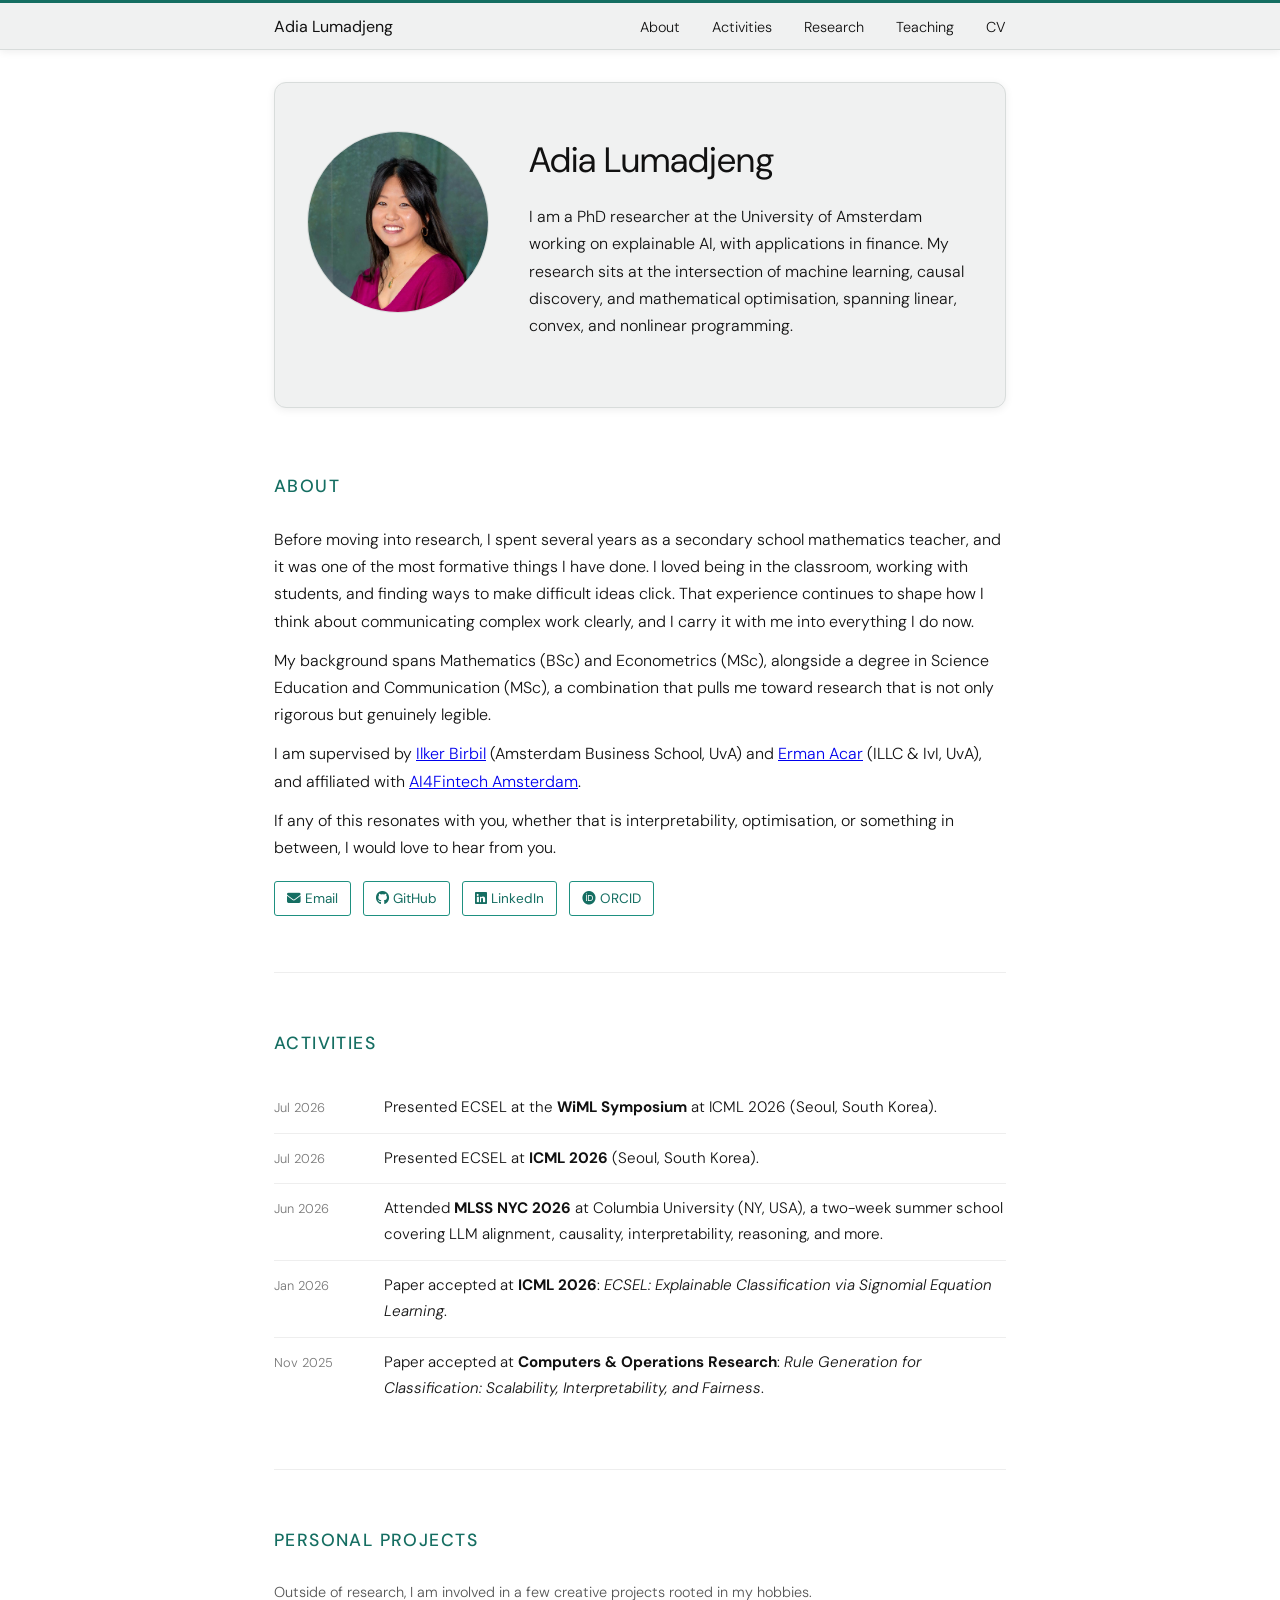
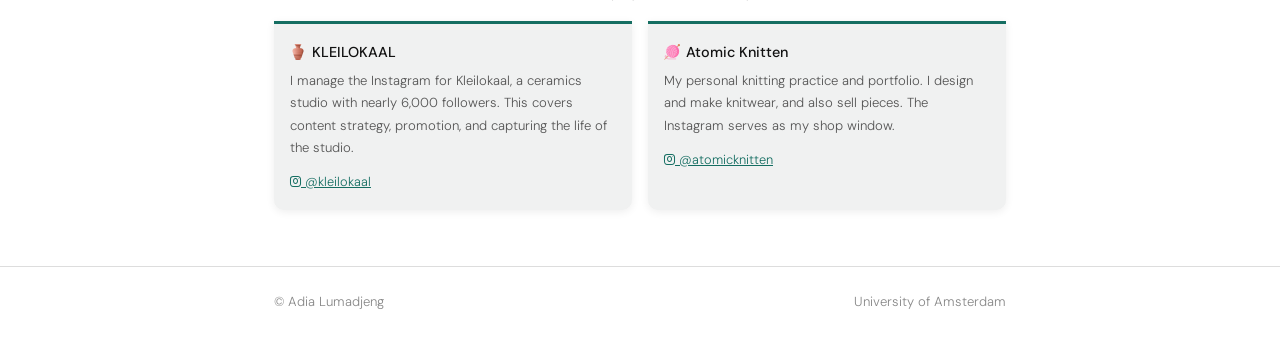
<file: index.html>
<!DOCTYPE html>
<html lang="en">
<head>
  <meta charset="UTF-8">
  <meta name="viewport" content="width=device-width, initial-scale=1.0">
  <title>Adia Lumadjeng</title>
    <link href="https://fonts.googleapis.com/css2?family=DM+Sans:wght@300;400;500&display=swap" rel="stylesheet">
  <link rel="stylesheet" href="style.css">
  <link rel="stylesheet" href="https://cdnjs.cloudflare.com/ajax/libs/font-awesome/6.5.0/css/all.min.css">
</head>
<body>

  <nav>
    <div class="container">
      <a href="index.html" class="site-name">Adia Lumadjeng</a>
      <ul>
        <li><a href="#hero">About</a></li>
        <li><a href="#activities">Activities</a></li>
        <li><a href="research.html">Research</a></li>
        <li><a href="teaching.html">Teaching</a></li>
        <li><a href="cv.html">CV</a></li>
      </ul>
    </div>
  </nav>

  <main>
    <div class="container">

      <!-- Hero -->
      <section class="hero" id="hero">
        <div class="hero-inner">
          <img src="photo_adialumadjeng.jpg" alt="Adia Lumadjeng" class="hero-photo">
          <div class="hero-text">
            <p class="name">Adia Lumadjeng</p>
            <p class="bio-short">
              I am a PhD researcher at the University of Amsterdam working on explainable AI,
              with applications in finance. My research sits at the intersection of machine learning,
              causal discovery, and mathematical optimisation, spanning linear, convex, and nonlinear
              programming.
            </p>
          </div>
        </div>
      </section>

      <!-- About -->
      <section id="about" style="padding-top: 2rem;">
        <h2>About</h2>
        <p>
          Before moving into research, I spent several years as a secondary school mathematics
          teacher, and it was one of the most formative things I have done. I loved being in the
          classroom, working with students, and finding ways to make difficult ideas click. That
          experience continues to shape how I think about communicating complex work clearly, and
          I carry it with me into everything I do now.
        </p>
        <p>
          My background spans Mathematics (BSc) and Econometrics (MSc), alongside a degree in
          Science Education and Communication (MSc), a combination that pulls me toward research that
          is not only rigorous but genuinely legible.
        </p>
        <p>
          I am supervised by <a href="https://sibirbil.github.io" target="_blank">Ilker Birbil</a>
          (Amsterdam Business School, UvA) and
          <a href="https://sup-erman.github.io" target="_blank">Erman Acar</a>
          (ILLC &amp; IvI, UvA), and affiliated with
          <a href="https://amsterdamai.com/nl/communities/ai4fintech/" target="_blank">AI4Fintech Amsterdam</a>.
        </p>
        <p>
          If any of this resonates with you, whether that is interpretability, optimisation,
          or something in between, I would love to hear from you.
        </p>
        <div class="links">
          <a href="mailto:a.c.lumadjeng@uva.nl"><i class="fa-solid fa-envelope"></i> Email</a>
          <a href="https://github.com/AdiaLumadjeng" target="_blank"><i class="fa-brands fa-github"></i> GitHub</a>
          <a href="https://www.linkedin.com/in/adia-lumadjeng-7789bb91/" target="_blank"><i class="fa-brands fa-linkedin"></i> LinkedIn</a>
          <a href="https://orcid.org/0009-0005-4082-413X" target="_blank"><i class="fa-brands fa-orcid"></i> ORCID</a>
        </div>
      </section>

      <!-- Activities -->
      <section id="activities">
        <h2>Activities</h2>
        <ul class="news-list">
          <li>
            <span class="news-date">Jul 2026</span>
            <span class="news-text">
              Presented ECSEL at the <strong>WiML Symposium</strong> at ICML 2026 (Seoul, South Korea).
            </span>
          </li>
          <li>
            <span class="news-date">Jul 2026</span>
            <span class="news-text">
              Presented ECSEL at <strong>ICML 2026</strong> (Seoul, South Korea).
            </span>
          </li>
          <li>
            <span class="news-date">Jun 2026</span>
            <span class="news-text">
              Attended <strong>MLSS NYC 2026</strong> at Columbia University (NY, USA), a two-week summer school
              covering LLM alignment, causality, interpretability, reasoning, and more.
            </span>
          </li>
          <li>
            <span class="news-date">Jan 2026</span>
            <span class="news-text">
              Paper accepted at <strong>ICML 2026</strong>:
              <em>ECSEL: Explainable Classification via Signomial Equation Learning</em>.
            </span>
          </li>
          <li>
            <span class="news-date">Nov 2025</span>
            <span class="news-text">
              Paper accepted at <strong>Computers &amp; Operations Research</strong>:
              <em>Rule Generation for Classification: Scalability, Interpretability, and Fairness</em>.
            </span>
          </li>
        </ul>
      </section>

      <!-- Personal projects -->
      <section id="projects">
        <h2>Personal projects</h2>
        <p style="font-size:0.9rem; color:#555; margin-bottom:1rem;">
          Outside of research, I am involved in a few creative projects rooted in my hobbies.
        </p>
        <div class="projects-grid">
          <div class="project-card">
            <h3><img src="pottery.png" alt="" class="project-icon"> KLEILOKAAL</h3>
            <p>
              I manage the Instagram for Kleilokaal, a ceramics studio with nearly 6,000 followers.
              This covers content strategy, promotion, and capturing the life of the studio.
            </p>
            <a href="https://www.instagram.com/kleilokaal/" target="_blank"><i class="fa-brands fa-instagram"></i> @kleilokaal</a>
          </div>
          <div class="project-card">
            <h3><img src="knitting.png" alt="" class="project-icon"> Atomic Knitten</h3>
            <p>
              My personal knitting practice and portfolio. I design and make knitwear, and also sell
              pieces. The Instagram serves as my shop window.
            </p>
            <a href="https://www.instagram.com/atomicknitten/" target="_blank"><i class="fa-brands fa-instagram"></i> @atomicknitten</a>
          </div>
        </div>
      </section>

    </div>
  </main>

  <footer>
    <div class="container">
      <span>&copy; Adia Lumadjeng</span>
      <span>University of Amsterdam</span>
    </div>
  </footer>

</body>
</html>
</file>
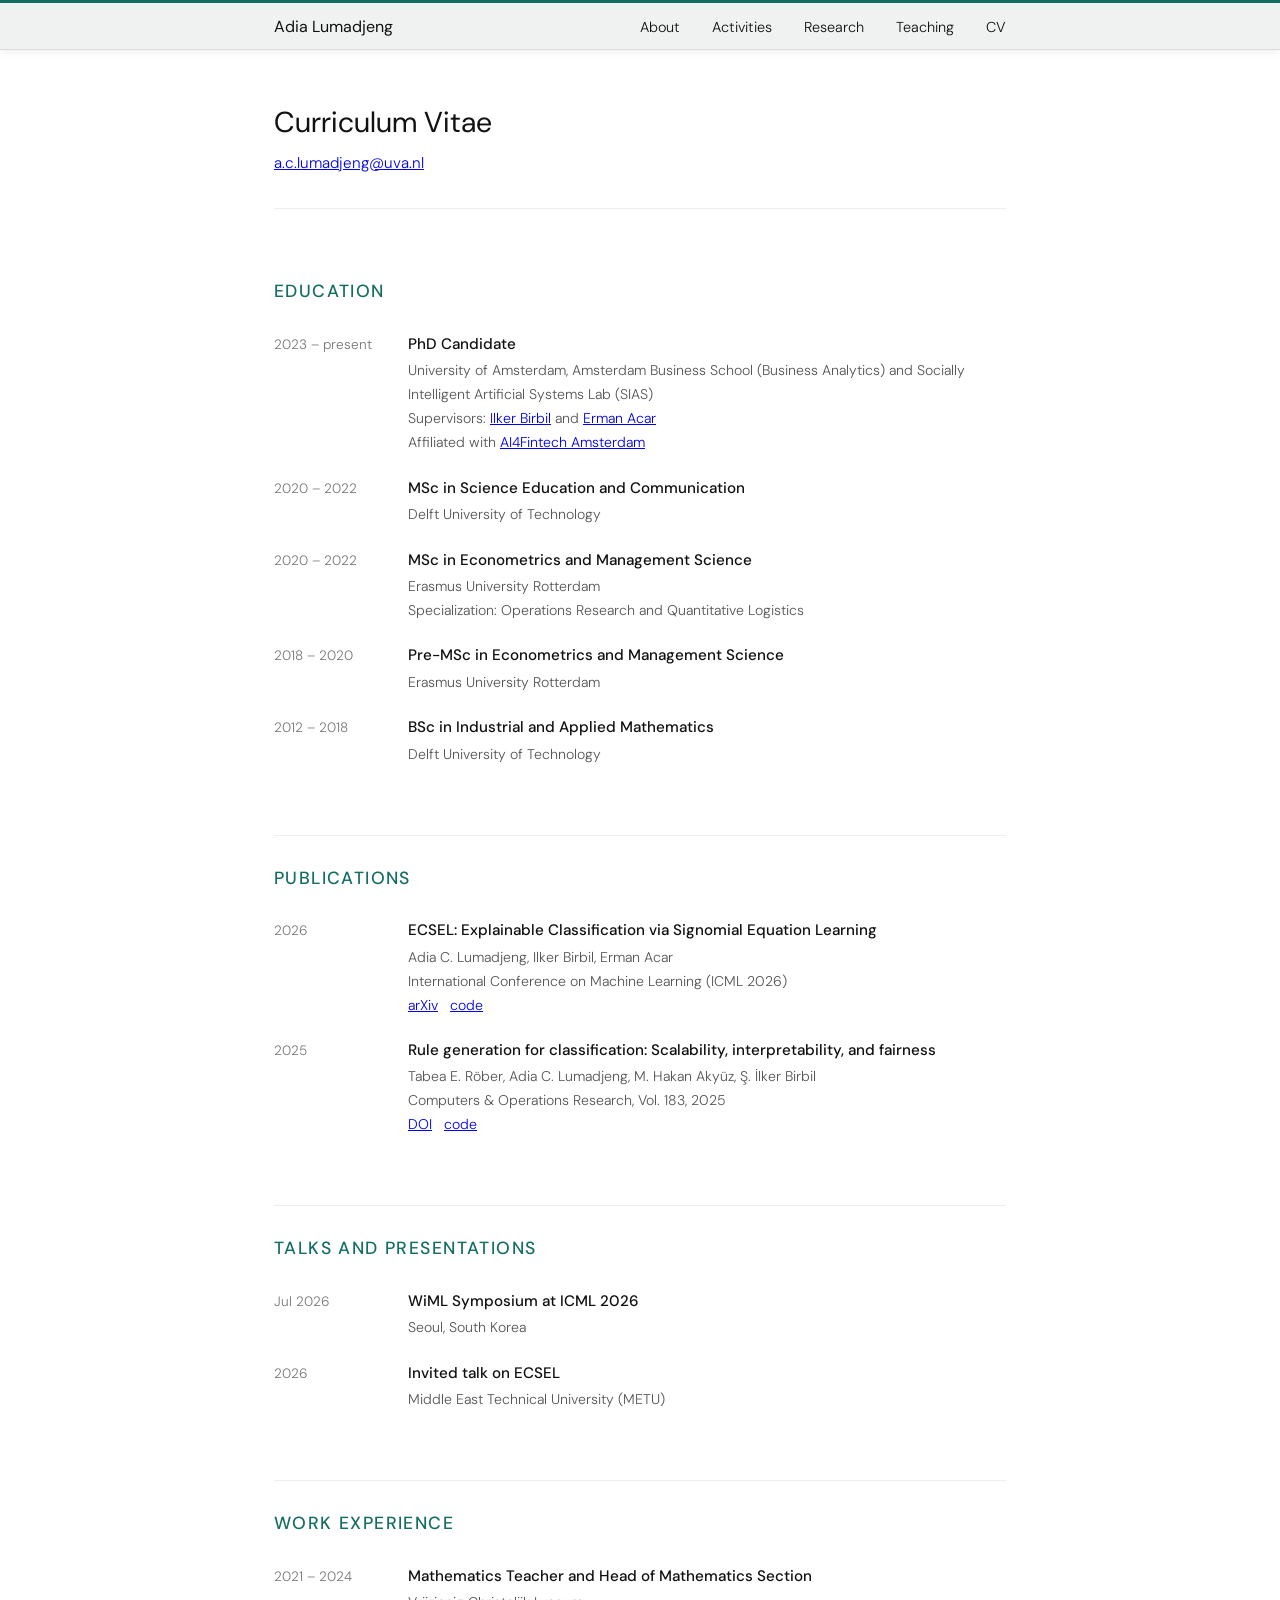
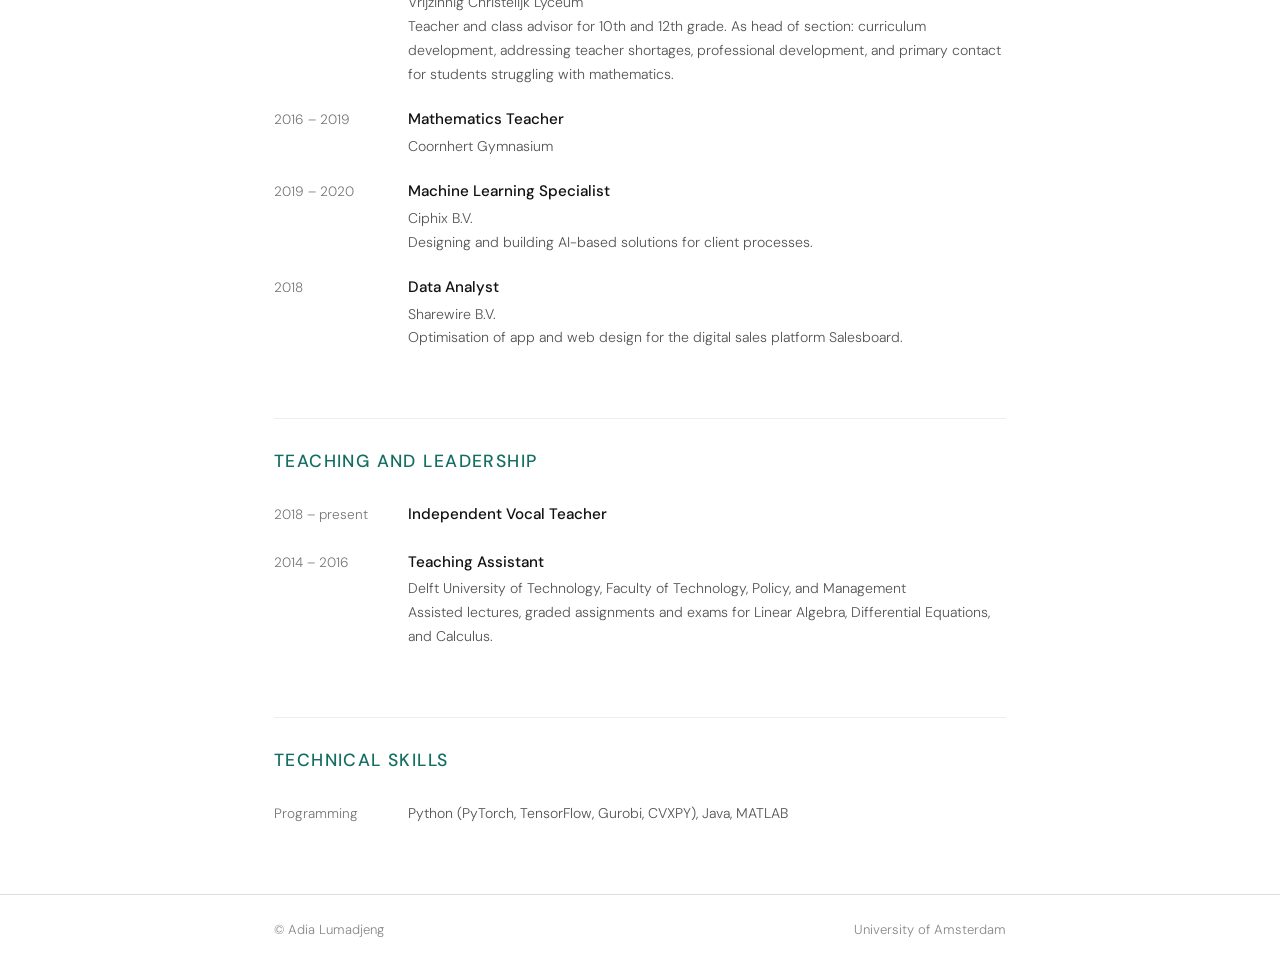
<file: cv.html>
<!DOCTYPE html>
<html lang="en">
<head>
  <meta charset="UTF-8">
  <meta name="viewport" content="width=device-width, initial-scale=1.0">
  <title>CV — Adia Lumadjeng</title>
    <link href="https://fonts.googleapis.com/css2?family=DM+Sans:wght@300;400;500&display=swap" rel="stylesheet">
  <link rel="stylesheet" href="style.css">
  <link rel="stylesheet" href="https://cdnjs.cloudflare.com/ajax/libs/font-awesome/6.5.0/css/all.min.css">
</head>
<body>

  <nav>
    <div class="container">
      <a href="index.html" class="site-name">Adia Lumadjeng</a>
      <ul>
        <li><a href="index.html#hero">About</a></li>
        <li><a href="index.html#activities">Activities</a></li>
        <li><a href="research.html">Research</a></li>
        <li><a href="teaching.html">Teaching</a></li>
        <li><a href="cv.html">CV</a></li>
      </ul>
    </div>
  </nav>

  <main class="cv-page">
    <div class="container">

      <div class="page-header">
        <h1>Curriculum Vitae</h1>
        <p><a href="mailto:a.c.lumadjeng@uva.nl">a.c.lumadjeng@uva.nl</a></p>
      </div>

      <!-- Education -->
      <section>
        <h2>Education</h2>
        <div class="cv-section">

          <div class="cv-entry">
            <span class="cv-year">2023 – present</span>
            <div class="cv-body">
              <h3>PhD Candidate</h3>
              <p>University of Amsterdam, Amsterdam Business School (Business Analytics) and Socially Intelligent Artificial Systems Lab (SIAS)</p>
              <p>Supervisors: <a href="https://sibirbil.github.io" target="_blank">Ilker Birbil</a> and <a href="https://sup-erman.github.io" target="_blank">Erman Acar</a></p>
              <p>Affiliated with <a href="https://amsterdamai.com/nl/communities/ai4fintech/" target="_blank">AI4Fintech Amsterdam</a></p>
            </div>
          </div>

          <div class="cv-entry">
            <span class="cv-year">2020 – 2022</span>
            <div class="cv-body">
              <h3>MSc in Science Education and Communication</h3>
              <p>Delft University of Technology</p>
            </div>
          </div>

          <div class="cv-entry">
            <span class="cv-year">2020 – 2022</span>
            <div class="cv-body">
              <h3>MSc in Econometrics and Management Science</h3>
              <p>Erasmus University Rotterdam</p>
              <p>Specialization: Operations Research and Quantitative Logistics</p>
            </div>
          </div>

          <div class="cv-entry">
            <span class="cv-year">2018 – 2020</span>
            <div class="cv-body">
              <h3>Pre-MSc in Econometrics and Management Science</h3>
              <p>Erasmus University Rotterdam</p>
            </div>
          </div>

          <div class="cv-entry">
            <span class="cv-year">2012 – 2018</span>
            <div class="cv-body">
              <h3>BSc in Industrial and Applied Mathematics</h3>
              <p>Delft University of Technology</p>
            </div>
          </div>

        </div>
      </section>

      <!-- Publications -->
      <section>
        <h2>Publications</h2>
        <div class="cv-section">

          <div class="cv-entry">
            <span class="cv-year">2026</span>
            <div class="cv-body">
              <h3>ECSEL: Explainable Classification via Signomial Equation Learning</h3>
              <p>Adia C. Lumadjeng, Ilker Birbil, Erman Acar</p>
              <p>International Conference on Machine Learning (ICML 2026)</p>
              <p><a href="https://arxiv.org/abs/2601.21789" target="_blank">arXiv</a> &nbsp; <a href="https://github.com/AdiaLumadjeng/ecsel" target="_blank">code</a></p>
            </div>
          </div>

          <div class="cv-entry">
            <span class="cv-year">2025</span>
            <div class="cv-body">
              <h3>Rule generation for classification: Scalability, interpretability, and fairness</h3>
              <p>Tabea E. Röber, Adia C. Lumadjeng, M. Hakan Akyüz, Ş. İlker Birbil</p>
              <p>Computers &amp; Operations Research, Vol. 183, 2025</p>
              <p><a href="https://doi.org/10.1016/j.cor.2025.107163" target="_blank">DOI</a> &nbsp; <a href="https://github.com/sibirbil/RuleDiscovery" target="_blank">code</a></p>
            </div>
          </div>

        </div>
      </section>

      <!-- Talks -->
      <section>
        <h2>Talks and presentations</h2>
        <div class="cv-section">

          <div class="cv-entry">
            <span class="cv-year">Jul 2026</span>
            <div class="cv-body">
              <h3>WiML Symposium at ICML 2026</h3>
              <p>Seoul, South Korea</p>
            </div>
          </div>

          <div class="cv-entry">
            <span class="cv-year">2026</span>
            <div class="cv-body">
              <h3>Invited talk on ECSEL</h3>
              <p>Middle East Technical University (METU)</p>
            </div>
          </div>

        </div>
      </section>

      <!-- Schools -->

      <!-- Research experience -->

      <!-- Work experience -->
      <section>
        <h2>Work experience</h2>
        <div class="cv-section">

          <div class="cv-entry">
            <span class="cv-year">2021 – 2024</span>
            <div class="cv-body">
              <h3>Mathematics Teacher and Head of Mathematics Section</h3>
              <p>Vrijzinnig Christelijk Lyceum</p>
              <p>Teacher and class advisor for 10th and 12th grade. As head of section: curriculum development, addressing teacher shortages, professional development, and primary contact for students struggling with mathematics.</p>
            </div>
          </div>

          <div class="cv-entry">
            <span class="cv-year">2016 – 2019</span>
            <div class="cv-body">
              <h3>Mathematics Teacher</h3>
              <p>Coornhert Gymnasium</p>
            </div>
          </div>

          <div class="cv-entry">
            <span class="cv-year">2019 – 2020</span>
            <div class="cv-body">
              <h3>Machine Learning Specialist</h3>
              <p>Ciphix B.V.</p>
              <p>Designing and building AI-based solutions for client processes.</p>
            </div>
          </div>

          <div class="cv-entry">
            <span class="cv-year">2018</span>
            <div class="cv-body">
              <h3>Data Analyst</h3>
              <p>Sharewire B.V.</p>
              <p>Optimisation of app and web design for the digital sales platform Salesboard.</p>
            </div>
          </div>

        </div>
      </section>

      <!-- Teaching -->
      <section>
        <h2>Teaching and leadership</h2>
        <div class="cv-section">

          <div class="cv-entry">
            <span class="cv-year">2018 – present</span>
            <div class="cv-body">
              <h3>Independent Vocal Teacher</h3>
            </div>
          </div>

          <div class="cv-entry">
            <span class="cv-year">2014 – 2016</span>
            <div class="cv-body">
              <h3>Teaching Assistant</h3>
              <p>Delft University of Technology, Faculty of Technology, Policy, and Management</p>
              <p>Assisted lectures, graded assignments and exams for Linear Algebra, Differential Equations, and Calculus.</p>
            </div>
          </div>

        </div>
      </section>

      <!-- Technical skills -->
      <section>
        <h2>Technical skills</h2>
        <div class="cv-section">
          <div class="cv-entry">
            <span class="cv-year">Programming</span>
            <div class="cv-body">
              <p>Python (PyTorch, TensorFlow, Gurobi, CVXPY), Java, MATLAB</p>
            </div>
          </div>
        </div>
      </section>

    </div>
  </main>

  <footer>
    <div class="container">
      <span>&copy; Adia Lumadjeng</span>
      <span>University of Amsterdam</span>
    </div>
  </footer>

</body>
</html>
</file>
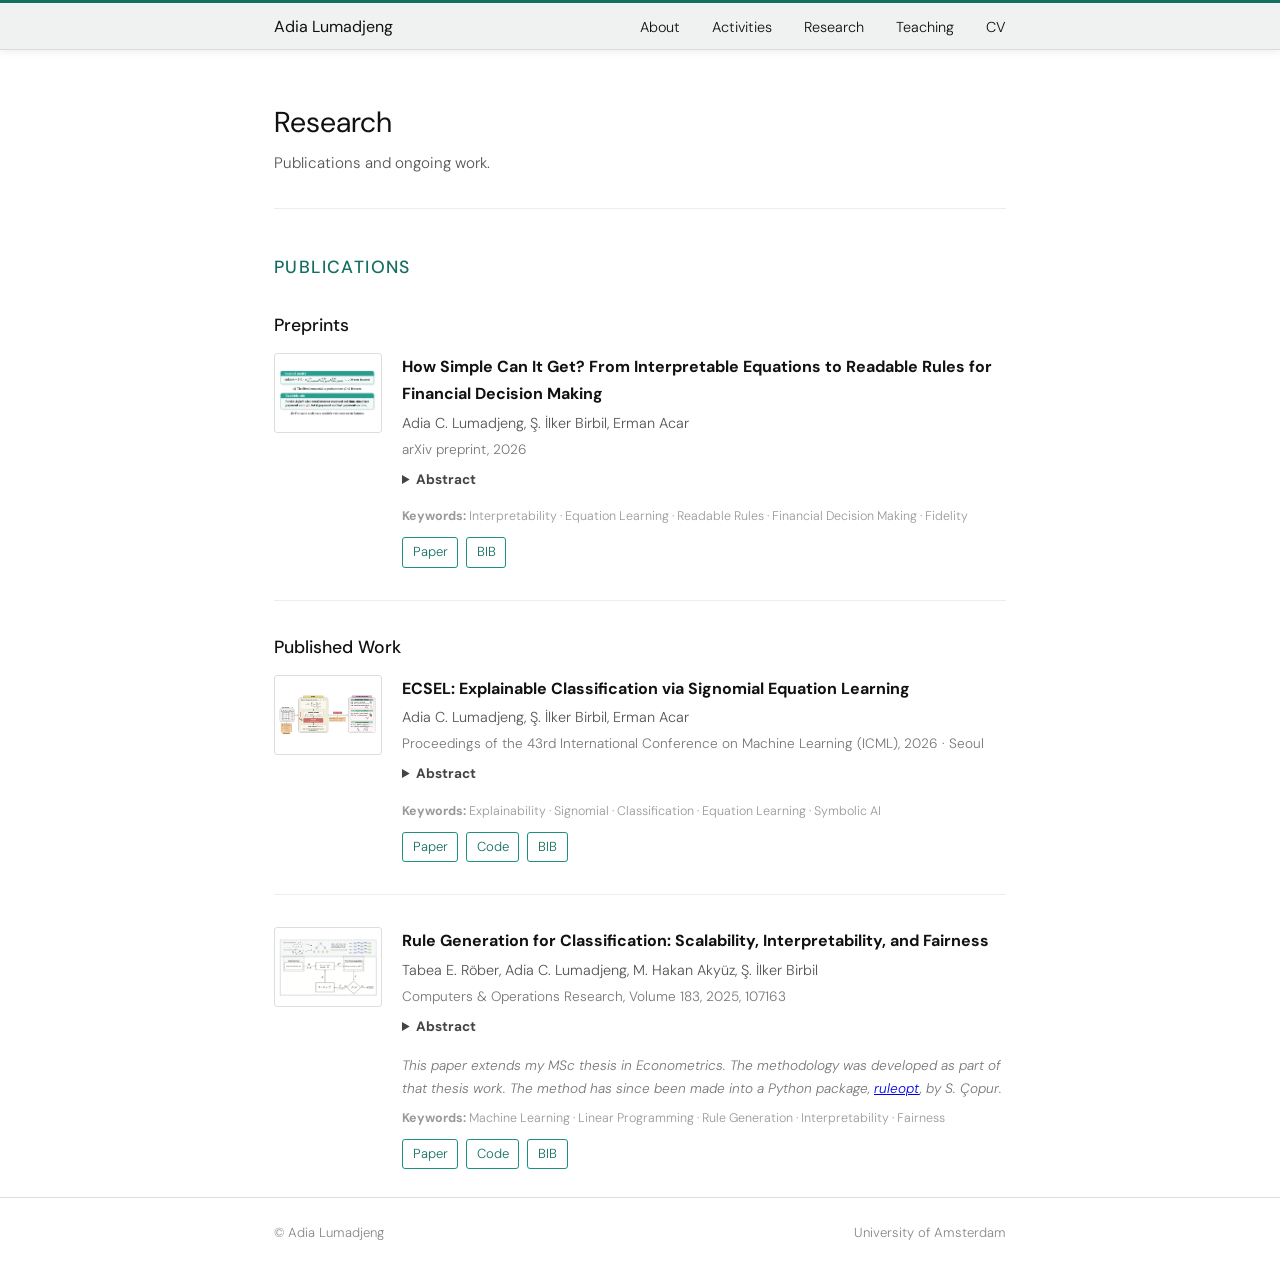
<file: research.html>
<!DOCTYPE html>
<html lang="en">
<head>
  <meta charset="UTF-8">
  <meta name="viewport" content="width=device-width, initial-scale=1.0">
  <title>Research — Adia Lumadjeng</title>

  <link href="https://fonts.googleapis.com/css2?family=DM+Sans:wght@300;400;500&display=swap" rel="stylesheet">
  <link rel="stylesheet" href="style.css">
  <link rel="stylesheet" href="https://cdnjs.cloudflare.com/ajax/libs/font-awesome/6.5.0/css/all.min.css">

  <style>
    .bib-block {
      display: none;
      margin-top: 0.75rem;
      background: #f6f8f8;
      border: 1px solid var(--box-border);
      border-radius: 6px;
      padding: 1rem 1.25rem;
      font-family: 'Courier New', monospace;
      font-size: 0.78rem;
      line-height: 1.6;
      color: #333;
      white-space: pre;
      overflow-x: auto;
    }

    .bib-block.open {
      display: block;
    }

    .bib-key {
      color: var(--teal);
      font-weight: bold;
    }

    .bib-field {
      color: #888;
    }

    .bib-value {
      color: #c0392b;
    }

    .research-subheading {
      margin-top: 1.75rem;
      margin-bottom: 0.75rem;
      font-size: 1.1rem;
      font-weight: 500;
    }
  </style>
</head>

<body>

  <nav>
    <div class="container">
      <a href="index.html" class="site-name">Adia Lumadjeng</a>
      <ul>
        <li><a href="index.html#hero">About</a></li>
        <li><a href="index.html#activities">Activities</a></li>
        <li><a href="research.html">Research</a></li>
        <li><a href="teaching.html">Teaching</a></li>
        <li><a href="cv.html">CV</a></li>
      </ul>
    </div>
  </nav>

  <main class="subpage">
    <div class="container">

      <div class="page-header" style="margin-bottom: 1.0rem;">
        <h1>Research</h1>
        <p>Publications and ongoing work.</p>
      </div>

      <section>
        <h2>Publications</h2>

        <!-- =========================
             PREPRINTS
        ========================== -->
        <h3 class="research-subheading">Preprints</h3>

        <!-- Readable Rules -->
        <div class="paper">
          <div class="paper-inner">
            <img
              src="thumbnail_ReadableRules.png"
              alt="Readable rules paper thumbnail"
              class="paper-thumb"
            >

            <div class="paper-content">
              <p class="paper-title">
                How Simple Can It Get? From Interpretable Equations to Readable Rules for Financial Decision Making
              </p>

              <p class="paper-authors">
                Adia C. Lumadjeng, Ş. İlker Birbil, Erman Acar
              </p>

              <p class="paper-venue">
                arXiv preprint, 2026
              </p>

              <details class="paper-abstract">
                <summary>Abstract</summary>
                <p>
                  In regulated domains such as finance, a model that cannot be explained cannot be deployed,
                  yet many interpretable classifiers defeat their own purpose by producing formulas with dozens
                  of features that no regulator could read. We take the reverse direction. Starting from an
                  interpretable classifier expressed as a single equation over the input features, we progressively
                  simplify it into more readable forms, including a pruned monomial, a directional if--then rule,
                  and the integer scorecards and tallies that finance already deploys. Because the equation is
                  itself the predictive model rather than a post-hoc explanation, we can directly quantify what
                  is lost under each simplification. Across four financial datasets, we find that pruning is nearly
                  free and that fidelity can erode faster than predictive performance, allowing simpler rules to
                  remain effective classifiers without faithfully reproducing the original model. A human assessment
                  shows that simplification improves perceived readability, while preferences for different
                  representations vary by professional background. Beyond measuring these losses empirically,
                  we show that some can be anticipated from the original model: we derive a bound on the change
                  caused by pruning, and predict how faithfully a rule that retains only the direction of each
                  feature's effect preserves the original ranking.
                </p>
              </details>

              <p class="paper-keywords">
                <strong>Keywords:</strong>
                Interpretability · Equation Learning · Readable Rules · Financial Decision Making · Fidelity
              </p>

              <div class="paper-links">
                <!-- Replace with final arXiv URL once available -->
                 <a href="https://arxiv.org/html/2608.09433v1" target="_blank">Paper</a>
                <a href="#" onclick="toggleBib('bib-readable-rules'); return false;">BIB</a>
              </div>

              <div class="bib-block" id="bib-readable-rules"><span class="bib-key">@article{lumadjeng2026readablerules,</span>
<span class="bib-field">  title</span>   = <span class="bib-value">{How Simple Can It Get? From Interpretable Equations to Readable Rules for Financial Decision Making}</span>,
<span class="bib-field">  author</span>  = <span class="bib-value">{Lumadjeng, Adia C. and Birbil, {\c{S}}. {\.I}lker and Acar, Erman}</span>,
<span class="bib-field">  journal</span> = <span class="bib-value">{arXiv preprint}</span>,
<span class="bib-field">  year</span>    = <span class="bib-value">{2026}</span>,
<span class="bib-field">  url</span>     = <span class="bib-value">{YOUR_ARXIV_URL}</span>,
<span class="bib-key">}</span></div>

            </div>
          </div>
        </div>


        <!-- =========================
             PUBLISHED WORK
        ========================== -->
        <h3 class="research-subheading">Published Work</h3>

        <!-- ECSEL -->
        <div class="paper">
          <div class="paper-inner">
            <img
              src="thumbnail_ecsel.jpg"
              alt="ECSEL paper thumbnail"
              class="paper-thumb"
            >

            <div class="paper-content">
              <p class="paper-title">
                ECSEL: Explainable Classification via Signomial Equation Learning
              </p>

              <p class="paper-authors">
                Adia C. Lumadjeng, Ş. İlker Birbil, Erman Acar
              </p>

              <p class="paper-venue">
                Proceedings of the 43rd International Conference on Machine Learning (ICML), 2026 · Seoul
              </p>

              <details class="paper-abstract">
                <summary>Abstract</summary>
                <p>
                  We introduce ECSEL, an explainable classification method that learns formal expressions
                  in the form of signomial equations, motivated by the observation that many symbolic
                  regression benchmarks admit compact signomial structure. ECSEL directly constructs a
                  structural, closed-form expression that serves as both a classifier and an explanation.
                  On standard symbolic regression benchmarks, our method recovers a larger fraction of
                  target equations than competing state-of-the-art approaches while requiring substantially
                  less computation. Leveraging this efficiency, ECSEL achieves classification accuracy
                  competitive with established machine learning models without sacrificing interpretability.
                  Further, we show that ECSEL satisfies some desirable properties regarding global feature
                  behavior, decision-boundary analysis, and local feature attributions. Experiments on
                  benchmark datasets and two real-world case studies, e-commerce and fraud detection,
                  demonstrate that the learned equations expose dataset biases, support counterfactual
                  reasoning, and yield actionable insights.
                </p>
              </details>

              <p class="paper-keywords">
                <strong>Keywords:</strong>
                Explainability · Signomial · Classification · Equation Learning · Symbolic AI
              </p>

              <div class="paper-links">
                <a href="https://arxiv.org/abs/2601.21789" target="_blank">Paper</a>
                <a href="https://github.com/AdiaLumadjeng/ecsel" target="_blank">Code</a>
                <a href="#" onclick="toggleBib('bib-ecsel'); return false;">BIB</a>
              </div>

              <div class="bib-block" id="bib-ecsel"><span class="bib-key">@inproceedings{lumadjeng2026ecsel,</span>
<span class="bib-field">  title</span>     = <span class="bib-value">{ECSEL: Explainable Classification via Signomial Equation Learning}</span>,
<span class="bib-field">  author</span>    = <span class="bib-value">{Lumadjeng, Adia C. and Birbil, {\c{S}}. {\.I}lker and Acar, Erman}</span>,
<span class="bib-field">  booktitle</span> = <span class="bib-value">{Proceedings of the 43rd International Conference on Machine Learning}</span>,
<span class="bib-field">  series</span>    = <span class="bib-value">{Proceedings of Machine Learning Research}</span>,
<span class="bib-field">  year</span>      = <span class="bib-value">{2026}</span>,
<span class="bib-field">  url</span>       = <span class="bib-value">{https://arxiv.org/abs/2601.21789}</span>,
<span class="bib-key">}</span></div>

            </div>
          </div>
        </div>


        <!-- RUG -->
        <div class="paper">
          <div class="paper-inner">
            <img
              src="thumbnail_RUG.jpg"
              alt="Rule generation paper thumbnail"
              class="paper-thumb"
            >

            <div class="paper-content">
              <p class="paper-title">
                Rule Generation for Classification: Scalability, Interpretability, and Fairness
              </p>

              <p class="paper-authors">
                Tabea E. Röber, Adia C. Lumadjeng, M. Hakan Akyüz, Ş. İlker Birbil
              </p>

              <p class="paper-venue">
                Computers &amp; Operations Research, Volume 183, 2025, 107163
              </p>

              <details class="paper-abstract">
                <summary>Abstract</summary>
                <p>
                  We introduce a new rule-based optimization method for classification with constraints.
                  The proposed method leverages column generation for linear programming, and hence, is
                  scalable to large datasets. The resulting pricing subproblem is shown to be NP-Hard.
                  We recourse to a decision tree-based heuristic and solve a proxy pricing subproblem
                  for acceleration. The method returns a set of rules along with their optimal weights
                  indicating the importance of each rule for learning. We address interpretability and
                  fairness by assigning cost coefficients to the rules and introducing additional
                  constraints. In particular, we focus on local interpretability and generalize a
                  separation criterion in fairness to multiple sensitive attributes and classes.
                  We test the performance of the proposed methodology on a collection of datasets and
                  present a case study to elaborate on its different aspects. The proposed rule-based
                  learning method exhibits a good compromise between local interpretability and fairness
                  on the one side, and accuracy on the other side.
                </p>
              </details>

              <p class="paper-note">
                This paper extends my MSc thesis in Econometrics. The methodology was developed as part
                of that thesis work. The method has since been made into a Python package,
                <a href="https://github.com/sametcopur/ruleopt" target="_blank">ruleopt</a>,
                by S. Çopur.
              </p>

              <p class="paper-keywords">
                <strong>Keywords:</strong>
                Machine Learning · Linear Programming · Rule Generation · Interpretability · Fairness
              </p>

              <div class="paper-links">
                <a
                  href="https://www.sciencedirect.com/science/article/pii/S0305054825001911"
                  target="_blank"
                >Paper</a>

                <a
                  href="https://github.com/sibirbil/RuleDiscovery"
                  target="_blank"
                >Code</a>

                <a href="#" onclick="toggleBib('bib-rug'); return false;">BIB</a>
              </div>

              <div class="bib-block" id="bib-rug"><span class="bib-key">@article{rober2025rule,</span>
<span class="bib-field">  title</span>   = <span class="bib-value">{Rule generation for classification: Scalability, interpretability, and fairness}</span>,
<span class="bib-field">  author</span>  = <span class="bib-value">{R{\"o}ber, Tabea E. and Lumadjeng, Adia C. and Aky{\"u}z, M. Hakan and Birbil, {\c{S}}. {\.I}lker}</span>,
<span class="bib-field">  journal</span> = <span class="bib-value">{Computers \& Operations Research}</span>,
<span class="bib-field">  volume</span>  = <span class="bib-value">{183}</span>,
<span class="bib-field">  pages</span>   = <span class="bib-value">{107163}</span>,
<span class="bib-field">  year</span>    = <span class="bib-value">{2025}</span>,
<span class="bib-field">  doi</span>     = <span class="bib-value">{10.1016/j.cor.2025.107163}</span>,
<span class="bib-field">  issn</span>    = <span class="bib-value">{0305-0548}</span>,
<span class="bib-key">}</span></div>

            </div>
          </div>
        </div>

      </section>

    </div>
  </main>


  <footer>
    <div class="container">
      <span>© Adia Lumadjeng</span>
      <span>University of Amsterdam</span>
    </div>
  </footer>


  <script>
    function toggleBib(id) {
      const el = document.getElementById(id);
      el.classList.toggle('open');
    }
  </script>

</body>
</html>
</file>
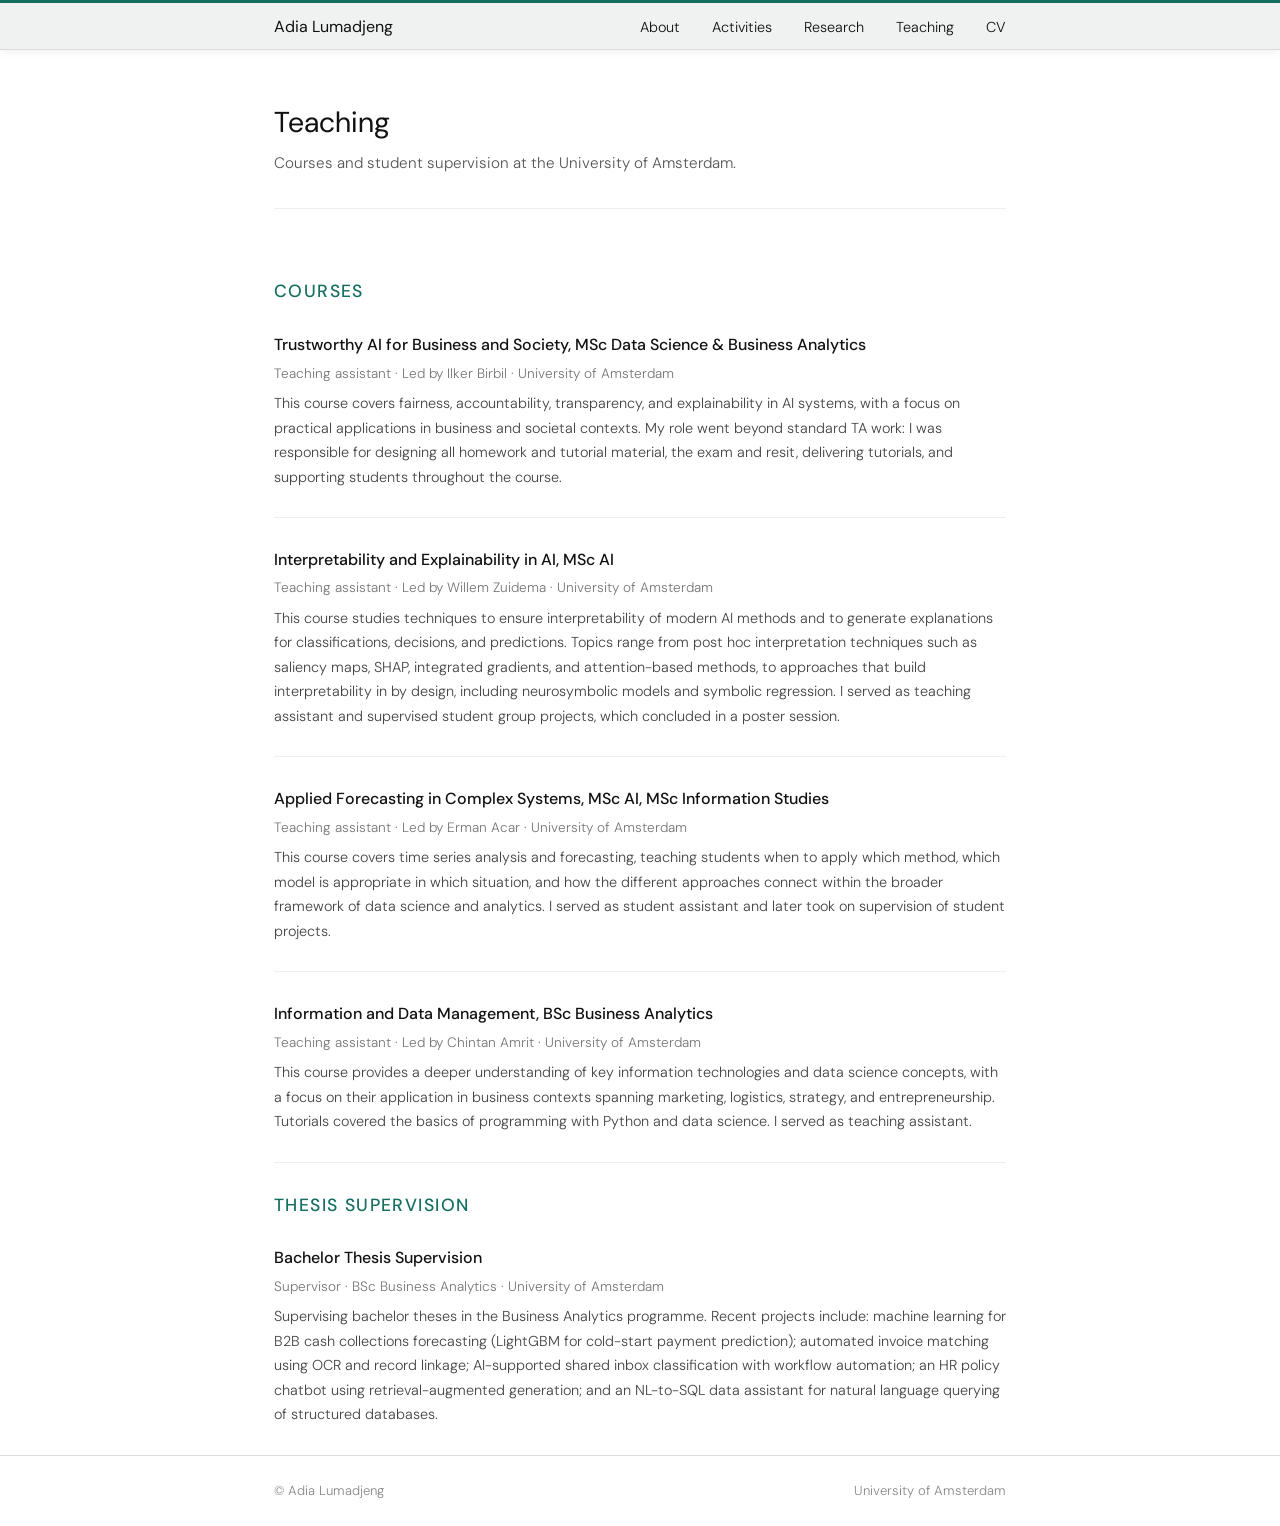
<file: teaching.html>
<!DOCTYPE html>
<html lang="en">
<head>
  <meta charset="UTF-8">
  <meta name="viewport" content="width=device-width, initial-scale=1.0">
  <title>Teaching — Adia Lumadjeng</title>
    <link href="https://fonts.googleapis.com/css2?family=DM+Sans:wght@300;400;500&display=swap" rel="stylesheet">
  <link rel="stylesheet" href="style.css">
  <link rel="stylesheet" href="https://cdnjs.cloudflare.com/ajax/libs/font-awesome/6.5.0/css/all.min.css">
</head>
<body>

  <nav>
    <div class="container">
      <a href="index.html" class="site-name">Adia Lumadjeng</a>
      <ul>
        <li><a href="index.html#hero">About</a></li>
        <li><a href="index.html#activities">Activities</a></li>
        <li><a href="research.html">Research</a></li>
        <li><a href="teaching.html">Teaching</a></li>
        <li><a href="cv.html">CV</a></li>
      </ul>
    </div>
  </nav>

  <main class="subpage">
    <div class="container">

      <div class="page-header">
        <h1>Teaching</h1>
        <p>Courses and student supervision at the University of Amsterdam.</p>
      </div>

      <section>
        <h2>Courses</h2>

        <div class="course">
          <h3>Trustworthy AI for Business and Society, MSc Data Science & Business Analytics</h3>
          <p class="role">Teaching assistant · Led by Ilker Birbil · University of Amsterdam</p>
          <p>
            This course covers fairness, accountability, transparency, and explainability in AI
            systems, with a focus on practical applications in business and societal contexts.
            My role went beyond standard TA work: I was responsible for designing all homework and tutorial material, the exam and
            resit, delivering tutorials, and supporting students throughout the course.
          </p>
        </div>

        <div class="course">
          <h3>Interpretability and Explainability in AI, MSc AI</h3>
          <p class="role">Teaching assistant · Led by Willem Zuidema · University of Amsterdam</p>
          <p>
            This course studies techniques to ensure interpretability of modern AI methods and to
            generate explanations for classifications, decisions, and predictions. Topics range
            from post hoc interpretation techniques such as saliency maps, SHAP, integrated
            gradients, and attention-based methods, to approaches that build interpretability in
            by design, including neurosymbolic models and symbolic regression. I served as teaching
            assistant and supervised student group projects, which concluded in a poster session.
          </p>
        </div>

        <div class="course">
          <h3>Applied Forecasting in Complex Systems, MSc AI, MSc Information Studies</h3>
          <p class="role">Teaching assistant · Led by Erman Acar · University of Amsterdam</p>
          <p>
            This course covers time series analysis and forecasting, teaching students when to
            apply which method, which model is appropriate in which situation, and how the
            different approaches connect within the broader framework of data science and analytics.
            I served as student assistant and later took on supervision of student projects.
          </p>
        </div>

        <div class="course">
          <h3>Information and Data Management, BSc Business Analytics</h3>
          <p class="role">Teaching assistant · Led by Chintan Amrit · University of Amsterdam</p>
          <p>
            This course provides a deeper understanding of key information technologies and data
            science concepts, with a focus on their application in business contexts spanning
            marketing, logistics, strategy, and entrepreneurship. Tutorials covered the basics
            of programming with Python and data science. I served as teaching assistant.
          </p>
        </div>

      </section>

      <section>
        <h2>Thesis supervision</h2>

        <div class="course">
          <h3>Bachelor Thesis Supervision</h3>
          <p class="role">Supervisor · BSc Business Analytics · University of Amsterdam</p>
          <p>
            Supervising bachelor theses in the Business Analytics programme. Recent projects include:
            machine learning for B2B cash collections forecasting (LightGBM for cold-start payment prediction);
            automated invoice matching using OCR and record linkage;
            AI-supported shared inbox classification with workflow automation;
            an HR policy chatbot using retrieval-augmented generation;
            and an NL-to-SQL data assistant for natural language querying of structured databases.
          </p>
        </div>

      </section>

    </div>
  </main>

  <footer>
    <div class="container">
      <span>© Adia Lumadjeng</span>
      <span>University of Amsterdam</span>
    </div>
  </footer>

</body>
</html>
</file>
<file: style.css>
/* =============================================
   style.css — adialumadjeng.github.io
   ============================================= */

*, *::before, *::after { box-sizing: border-box; margin: 0; padding: 0; }

/* ── Variables ── */
:root {
  --teal: #156e62;
  --teal-light: #e8f2f1;
  --teal-mid: #1e9080;
  --box-bg: #f0f1f1;
  --nav-bg: #f0f1f1;
  --box-border: #d8dcdb;
}

/* ── Base ── */
html { font-size: 16px; scroll-behavior: smooth; }
body {
  font-family: 'DM Sans', Helvetica, sans-serif;
  font-weight: 300;
  line-height: 1.7;
  color: #111;
  background: #fff;
}

/* ── Layout ── */
.container {
  max-width: 780px;
  margin: 0 auto;
  padding: 0 1.5rem;
}

/* ── Navigation ── */
nav {
  border-bottom: 1px solid var(--box-border);
  border-top: 3px solid var(--teal);
  padding: 0.6rem 0;
  position: sticky;
  top: 0;
  background: var(--nav-bg);
  z-index: 100;
  box-shadow: 0 2px 8px rgba(0,0,0,0.07);
}
nav .container {
  display: flex;
  justify-content: space-between;
  align-items: center;
}
nav .site-name {
  font-size: 1rem;
  font-weight: 400;
  text-decoration: none;
  color: inherit;
}
nav ul {
  list-style: none;
  display: flex;
  gap: 2rem;
}
nav ul a {
  text-decoration: none;
  color: inherit;
  font-size: 0.9rem;
}
nav ul a:hover { color: var(--teal); text-decoration: none; }

/* ── Sections ── */
section {
  padding: 3.5rem 0;
  border-bottom: 1px solid #eee;
  scroll-margin-top: 120px;
}
section:last-of-type { border-bottom: none; }

h1 { font-size: 2rem; font-weight: 400; margin-bottom: 0.25rem; }
h2 { font-size: 1.1rem; font-weight: 500; text-transform: uppercase; letter-spacing: 0.08em; margin-bottom: 1.5rem; color: var(--teal); }
h3 { font-size: 1rem; font-weight: 500; margin-bottom: 0.25rem; }
p  { margin-bottom: 0.75rem; }
p:last-child { margin-bottom: 0; }

/* ── Hero ── */
.hero {
  padding: 3rem 2rem;
  background: var(--box-bg);
  border: 1px solid var(--box-border);
  border-radius: 12px;
  margin: 2rem 0;
  box-shadow: 0 2px 8px rgba(0,0,0,0.07);
}
.hero-inner {
  display: flex;
  gap: 2.5rem;
  align-items: flex-start;
}
.hero-photo {
  width: 182px;
  height: 182px;
  border-radius: 50%;
  object-fit: cover;
  flex-shrink: 0;
  border: 1px solid var(--box-border);
}
.hero-text { flex: 1; }
.hero .name { font-size: 2.2rem; font-weight: 400; color: #111; }
.hero .title { font-size: 1.05rem; color: #555; margin-bottom: 1rem; }
.hero .bio-short { max-width: 560px; margin-bottom: 1.25rem; }
.links { display: flex; flex-wrap: wrap; gap: 0.75rem; margin-top: 1.25rem; }
.links a {
  font-size: 0.85rem;
  font-weight: 400;
  text-decoration: none;
  border: 1px solid var(--teal-mid);
  padding: 0.3rem 0.75rem;
  border-radius: 3px;
  color: var(--teal);
}
.links a:hover { background: var(--teal-light); }

/* ── Tags / chips ── */
.tags { display: flex; flex-wrap: wrap; gap: 0.5rem; margin-top: 0.75rem; }
.tag {
  font-size: 0.8rem;
  border: 1px solid #ccc;
  padding: 0.2rem 0.6rem;
  border-radius: 3px;
}

/* ── News ── */
.news-list { list-style: none; }
.news-list li {
  display: flex;
  gap: 1.25rem;
  padding: 0.75rem 0;
  border-bottom: 1px solid #eee;
  align-items: baseline;
}
.news-list li:last-child { border-bottom: none; }
.news-date {
  font-size: 0.8rem;
  color: #777;
  white-space: nowrap;
  min-width: 90px;
}
.news-text { font-size: 0.95rem; }
.news-text a { color: inherit; }

/* ── Activities ── */
.activities-grid {
  display: grid;
  grid-template-columns: repeat(auto-fit, minmax(220px, 1fr));
  gap: 1.25rem;
}
.activity-card {
  border: 1px solid #ddd;
  padding: 1.25rem;
  border-radius: 4px;
}
.activity-card h3 { margin-bottom: 0.4rem; }
.activity-card p { font-size: 0.9rem; color: #444; margin-bottom: 0.6rem; }
.activity-card a { font-size: 0.85rem; color: inherit; }

/* ── Personal projects (smaller/quieter than activities) ── */
.projects-grid {
  display: grid;
  grid-template-columns: repeat(auto-fit, minmax(200px, 1fr));
  gap: 1rem;
}
.project-card {
  background: var(--box-bg);
  border: none;
  border-top: 3px solid var(--teal);
  border-radius: 0 0 10px 10px;
  box-shadow: 0 2px 8px rgba(0,0,0,0.07);
  padding: 1rem;
  transition: box-shadow 0.2s ease;
}
.project-card:hover { box-shadow: 0 4px 16px rgba(0,0,0,0.11); }
.project-card h3 { font-size: 0.9rem; margin-bottom: 0.35rem; display: flex; align-items: center; gap: 0.4rem; }
.project-icon { width: 1rem; height: 1rem; object-fit: contain; vertical-align: middle; }
.project-card p { font-size: 0.82rem; color: #555; margin-bottom: 0.5rem; }
.project-card a { font-size: 0.8rem; color: var(--teal); }

/* ── Papers (research page) ── */
.page-header { margin-bottom: 1.5rem; }
.paper {
  margin-bottom: 2rem;
  padding-bottom: 2rem;
  border-bottom: 1px solid #eee;
}
.paper:last-child { border-bottom: none; margin-bottom: 0; padding-bottom: 0; }
.paper-inner { display: flex; gap: 1.25rem; align-items: flex-start; }
.paper-thumb {
  width: 108px;
  height: 80px;
  object-fit: contain;
  background: #fff;
  border: 1px solid #ddd;
  border-radius: 3px;
  flex-shrink: 0;
  padding: 4px;
}
.paper-content { flex: 1; }
.paper-title { font-size: 1rem; font-weight: bold; margin-bottom: 0.2rem; }
.paper-badge {
  display: inline-block;
  font-size: 0.72rem;
  font-weight: 400;
  border: 1px solid var(--teal-mid);
  border-radius: 3px;
  padding: 0.1rem 0.45rem;
  margin-left: 0.4rem;
  vertical-align: text-bottom;
  color: var(--teal);
  white-space: nowrap;
}
.paper-authors { font-size: 0.9rem; color: #555; margin-bottom: 0.15rem; }
.paper-venue { font-size: 0.85rem; color: #777; margin-bottom: 0.5rem; }
.paper-note {
  font-size: 0.85rem;
  color: #777;
  font-style: italic;
  margin-bottom: 0.5rem;
}
.paper-abstract {
  font-size: 0.88rem;
  color: #444;
  margin-bottom: 0.6rem;
  line-height: 1.6;
}
.paper-abstract summary { cursor: pointer; font-weight: bold; font-size: 0.85rem; margin-bottom: 0.4rem; }
.paper-keywords { font-size: 0.78rem; color: #999; margin-bottom: 0.6rem; }
.paper-links { display: flex; flex-wrap: wrap; gap: 0.5rem; }
.paper-links a {
  font-size: 0.82rem;
  text-decoration: none;
  border: 1px solid var(--teal-mid);
  padding: 0.2rem 0.6rem;
  border-radius: 3px;
  color: var(--teal);
}
.paper-links a:hover { background: var(--teal-light); }

/* ── Subpage section spacing (CV, Teaching, Research) ── */
.cv-page section,
.subpage section {
  padding: 1.75rem 0;
}
.cv-section { margin-bottom: 2.5rem; }
.cv-entry {
  display: grid;
  grid-template-columns: 110px 1fr;
  gap: 0 1.5rem;
  margin-bottom: 1.25rem;
  align-items: baseline;
}
.cv-year { font-size: 0.85rem; color: #777; padding-top: 0.1rem; }
.cv-body h3 { font-size: 0.95rem; margin-bottom: 0.1rem; }
.cv-body p  { font-size: 0.88rem; color: #555; margin-bottom: 0; }

/* ── Teaching ── */
.course {
  margin-bottom: 1.75rem;
  padding-bottom: 1.75rem;
  border-bottom: 1px solid #eee;
}
.course:last-child { border-bottom: none; margin-bottom: 0; padding-bottom: 0; }
.course h3 { margin-bottom: 0.2rem; }
.course .role { font-size: 0.85rem; color: #777; margin-bottom: 0.4rem; }
.course p { font-size: 0.9rem; color: #444; }

/* ── Footer ── */
footer {
  border-top: 1px solid #ddd;
  padding: 1.5rem 0;
  font-size: 0.82rem;
  color: #888;
}
footer .container {
  display: flex;
  justify-content: space-between;
  align-items: center;
  flex-wrap: wrap;
  gap: 0.5rem;
}

/* ── Page header (subpages) ── */
.page-header {
  padding: 3rem 0 2rem;
  border-bottom: 1px solid #eee;
  margin-bottom: 2.5rem;
}
.page-header h1 { font-size: 1.8rem; margin-bottom: 0.2rem; }
.page-header p { font-size: 0.95rem; color: #555; }

/* ── Mobile responsive ── */
@media (max-width: 640px) {

  /* Nav: stack name above links, smaller gap */
  nav .container {
    flex-direction: column;
    align-items: flex-start;
    gap: 0.4rem;
  }
  nav ul {
    flex-wrap: wrap;
    gap: 0.75rem 1.25rem;
  }
  nav ul a { font-size: 0.82rem; }

  /* Hero: stack photo above text */
  .hero { padding: 1.5rem 1.25rem; margin: 1rem 0; }
  .hero-inner {
    flex-direction: column;
    align-items: center;
    gap: 1.25rem;
  }
  .hero-photo { width: 120px; height: 120px; }
  .hero .name { font-size: 1.6rem; }
  .hero .bio-short { font-size: 0.9rem; }

  /* Sections */
  section { padding: 2rem 0; }

  /* Paper thumbnails: hide on very small screens */
  .paper-thumb { display: none; }
  .paper-inner { flex-direction: column; }

  /* CV grid: collapse year/content columns */
  .cv-entry {
    grid-template-columns: 1fr;
    gap: 0.15rem;
  }
  .cv-year { font-size: 0.78rem; }

  /* Projects grid: single column */
  .projects-grid { grid-template-columns: 1fr; }
  .activities-grid { grid-template-columns: 1fr; }

  /* Links buttons: wrap nicely */
  .links { gap: 0.5rem; }
  .links a { font-size: 0.78rem; padding: 0.25rem 0.6rem; }

  /* Page header */
  .page-header { padding: 1.5rem 0 1rem; }
  .page-header h1 { font-size: 1.4rem; }

  h1 { font-size: 1.6rem; }
  h2 { font-size: 1rem; }
}
</file>
